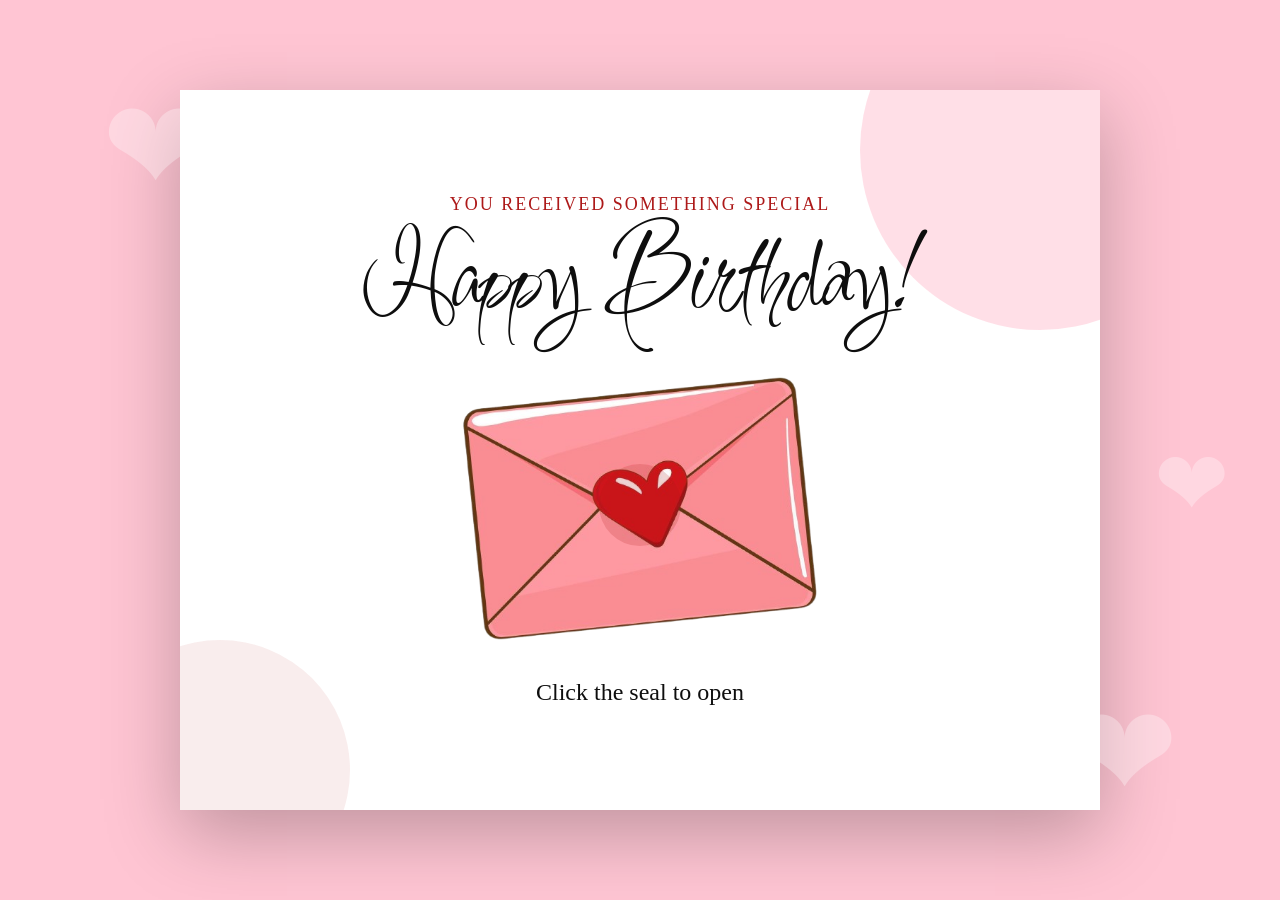
<file: index.html>
<!DOCTYPE html>
<html lang="en">
<head>
  <meta charset="UTF-8" />
  <meta name="viewport" content="width=device-width, initial-scale=1.0" />
  <title>Happy Birthday Ashley ♡</title>
  <link rel="stylesheet" href="../css/index.css" />
  <link rel="stylesheet" href="../css/global.css" />
  <link rel="icon" type="image/png" href="./Assets/Icons/favicon.png" />

  <meta name="title" content="Happy Birthday Ashley ♡">
  <meta name="description" content="A cute little surprise made with love ♡">
  <meta name="keywords" content="cute video, love, surprise, birthday, ashley">
  <meta name="author" content="James Bernard Tangaran">

  <meta name="theme-color" content="#ff80ad">

  <meta property="og:type" content="website">
  <meta property="og:title" content="Happy Birthday Ashley ♡">
  <meta property="og:description" content="A cute little surprise made with love ♡">
  <meta property="og:image" content="https://happybirthdaykyle.netlify.app/Assets/img/meta-img.png">
  <meta property="og:image:secure_url" content="https://happybirthdaykyle.netlify.app/Assets/img/meta-img.png">
  <meta property="og:image:type" content="image/png">
  <meta property="og:image:width" content="1200">
  <meta property="og:image:height" content="630">
  <meta property="og:url" content="https://happybirthdaykyle.netlify.app/">
  <meta property="og:site_name" content="Happy Birthday Ashley ♡">


  <!-- TWITTER / GOOGLE CHAT PREVIEW -->
  <meta name="twitter:card" content="summary_large_image">
  <meta name="twitter:title" content="Happy Birthday Ashley ♡">
  <meta name="twitter:description" content="A cute little surprise made with love ♡">
  <meta name="twitter:image" content="https://happybirthdaykyle.netlify.app/Assets/img/meta-img.png">

  <meta name="apple-mobile-web-app-capable" content="yes">
  <meta name="apple-mobile-web-app-status-bar-style" content="black-translucent">

  <meta name="mobile-web-app-capable" content="yes">
</head>

<body>
  <section class="greeting-landing">
    <div class="floating-heart heart-one">❤</div>
    <div class="floating-heart heart-two">❤</div>
    <div class="floating-heart heart-three">❤</div>

    <div class="greeting-container">
      <div class="letter-content">
        <p class="small-text">You received something special</p>

        <h1 class="greeting-title inspiration-regular">
          Happy Birthday!
        </h1>

        <div class="envelope-wrap">
          <img
            src="../Assets/img/Global/pink-envelope.png"
            alt="Invitation Image"
            class="invitation-mail"
          />

          <button
            class="link-button"
            onclick="window.location.href='./pages/happy-birthday.html'"
            aria-label="Open birthday letter"
          >
            <span></span>
          </button>
        </div>

        <p class="invitation-label">Click the seal to open</p>
      </div>
    </div>
  </section>
</body>
</html>
</file>
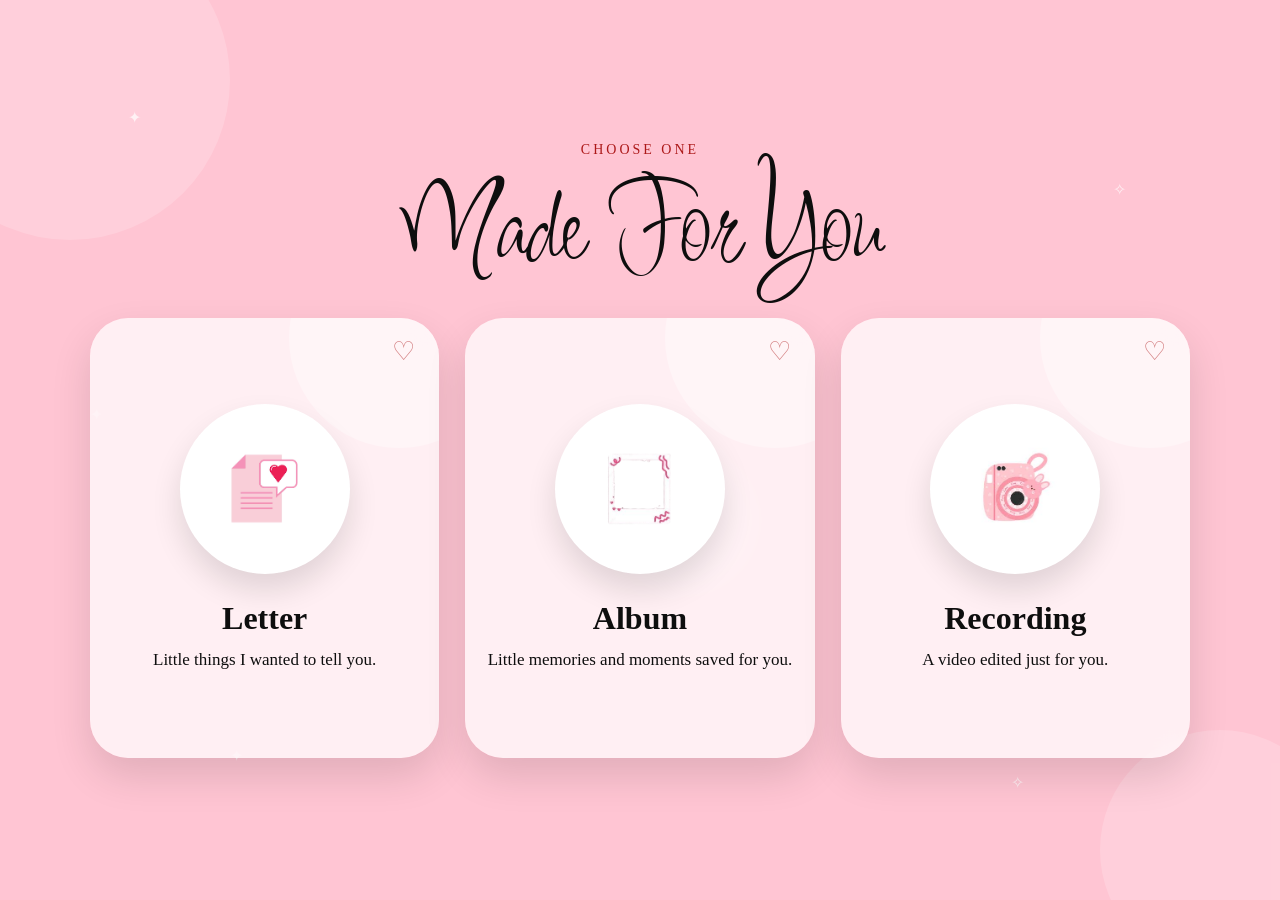
<file: pages/gift-page.html>
<!DOCTYPE html>
<html lang="en">
<head>
  <meta charset="UTF-8">
  <meta name="viewport" content="width=device-width, initial-scale=1.0">
  <title>Happy Birthday Ashley!</title>

  <link rel="icon" type="image/png" href="./Assets/Icons/favicon.png" />
  <link rel="stylesheet" href="../css/gift-page.css">
  <link rel="stylesheet" href="../css/global.css">
  <meta name="title" content="Happy Birthday Ashley ♡">
  <meta name="description" content="A cute little surprise made with love ♡">
  <meta name="keywords" content="cute video, love, surprise, birthday, ashley">
  <meta name="author" content="James Bernard Tangaran">

  <meta name="theme-color" content="#ff80ad">

  <meta property="og:type" content="website">
  <meta property="og:title" content="Happy Birthday Ashley ♡">
  <meta property="og:description" content="A cute little surprise made with love ♡">
  <meta property="og:image" content="../assets/img/meta-img.png">
  <meta property="og:url" content="https://happybirthdaykyle.netlify.app">
  <meta property="og:site_name" content="Happy Birthday Ashley ♡">

  <meta name="twitter:card" content="summary_large_image">
  <meta name="twitter:title" content="Happy Birthday Ashley ♡">
  <meta name="twitter:description" content="A cute little surprise made with love ♡">
  <meta name="twitter:image" content="../assets/img/meta-img.png">

  <meta name="apple-mobile-web-app-capable" content="yes">
  <meta name="apple-mobile-web-app-status-bar-style" content="black-translucent">

  <meta name="mobile-web-app-capable" content="yes">
</head>

<body>

<div class="floating-blobs">
  <span></span>
  <span></span>
  <span></span>
</div>

<div class="sparkles">
  <span class="sparkle">✦</span>
  <span class="sparkle">✧</span>
  <span class="sparkle">✦</span>
  <span class="sparkle">✧</span>
  <span class="sparkle">✦</span>
  <span class="sparkle">✧</span>
</div>

<section class="gift-page">
  <div class="gift-page__content">

    <p class="mini-title">Choose one</p>

    <h1 class="gift-page__title inspiration-regular">
      Made For You
    </h1>

    <div class="gift-container">

      <a href="./letter-page.html" class="gift-card">
        <div class="gift-card__circle">
          <img src="../Assets/img/Global/letter.png" alt="Letter">
        </div>

        <div class="gift-card__content">
          <h2>Letter</h2>
          <p>Little things I wanted to tell you.</p>
        </div>
      </a>

      <a href="./flower-page.html" class="gift-card">
        <div class="gift-card__circle">
          <img src="../Assets/img/Global/photocard.png" alt="Album">
        </div>

        <div class="gift-card__content">
          <h2>Album</h2>
          <p>Little memories and moments saved for you.</p>
        </div>
      </a>

      <a href="./recording.html" class="gift-card">
        <div class="gift-card__circle">
          <img src="../Assets/img/Global/camera.jpg" alt="Recording">
        </div>

        <div class="gift-card__content">
          <h2>Recording</h2>
          <p>A video edited just for you.</p>
        </div>
      </a>

    </div>

  </div>
</section>

</body>
</html>
</file>
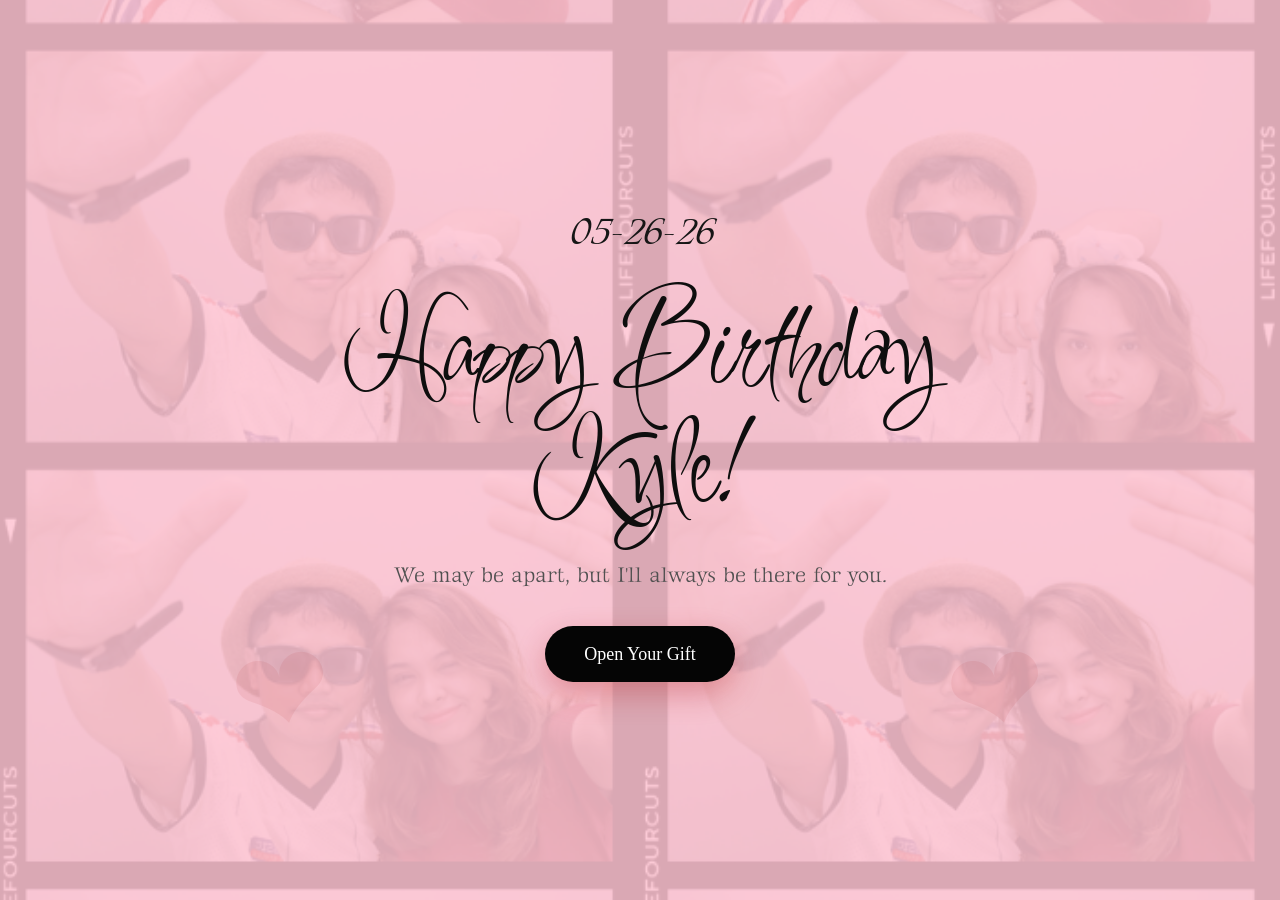
<file: pages/happy-birthday.html>
<!DOCTYPE html>
<html lang="en">
<head>
  <meta charset="UTF-8" />
  <meta name="viewport" content="width=device-width, initial-scale=1.0" />
  <title>Happy Birthday Ashley!</title>
  <link rel="icon" type="image/png" href="./Assets/Icons/favicon.png" />
  <link rel="stylesheet" href="../css/happy-birthday.css" />
  <link rel="stylesheet" href="../css/global.css" />

  <meta name="title" content="Happy Birthday Ashley ♡">
  <meta name="description" content="A cute little surprise made with love ♡">
  <meta name="keywords" content="cute video, love, surprise, birthday, ashley">
  <meta name="author" content="James Bernard Tangaran">

  <meta name="theme-color" content="#ff80ad">

  <meta property="og:type" content="website">
  <meta property="og:title" content="Happy Birthday Ashley ♡">
  <meta property="og:description" content="A cute little surprise made with love ♡">
  <meta property="og:image" content="../assets/img/meta-img.png">
  <meta property="og:url" content="https://happybirthdaykyle.netlify.app">
  <meta property="og:site_name" content="Happy Birthday Ashley ♡">

  <meta name="twitter:card" content="summary_large_image">
  <meta name="twitter:title" content="Happy Birthday Ashley ♡">
  <meta name="twitter:description" content="A cute little surprise made with love ♡">
  <meta name="twitter:image" content="../assets/img/meta-img.png">

  <meta name="apple-mobile-web-app-capable" content="yes">
  <meta name="apple-mobile-web-app-status-bar-style" content="black-translucent">

  <meta name="mobile-web-app-capable" content="yes">
</head>

<body>
  <div class="background-image">
    <img src="../Assets/img/Global/background.png" alt="" />
  </div>

  <div class="hearts">
    <span>♡</span><span>❤</span><span>♡</span><span>❤</span><span>♡</span>
    <span>❤</span><span>♡</span><span>❤</span><span>♡</span><span>❤</span>
  </div>

  <main class="greeting-page">
    <section class="greeting-container">
      <div class="date italianno-regular">
        <p>05-26-26</p>
      </div>

      <div class="message-card">

        <h1 class="happy-birthday-text inspiration-regular">
          Happy Birthday Kyle!
        </h1>

        <p class="small-message gideon-roman-regular">
          We may be apart, but I'll always be there for you.
        </p>

        <a href="./gift-page.html" class="link-page">
          Open Your Gift
        </a>
      </div>
    </section>
  </main>
</body>
</html>
</file>
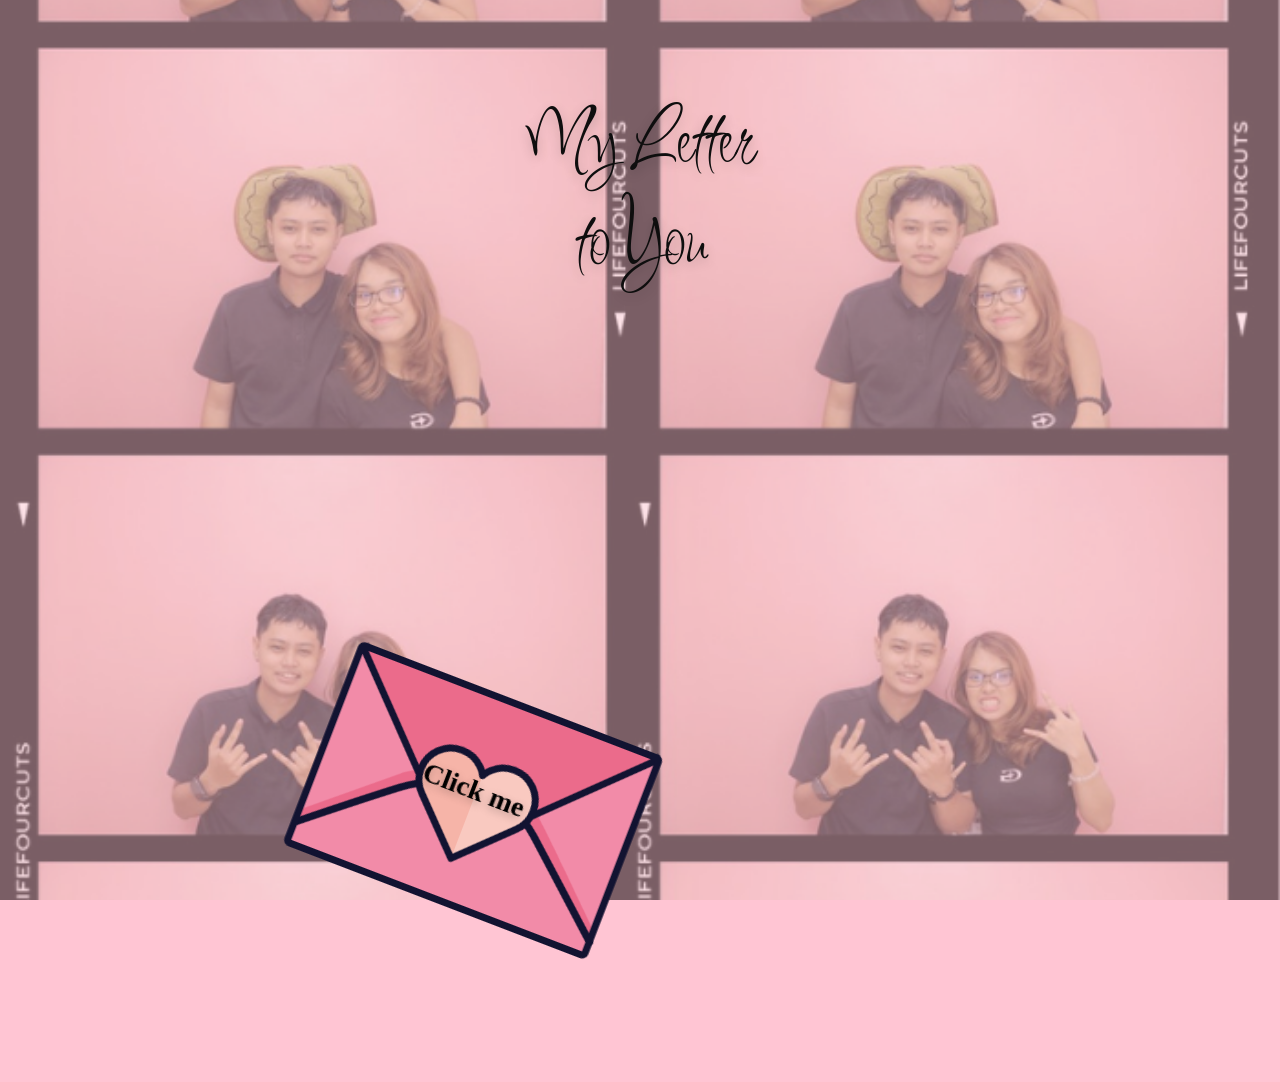
<file: pages/letter-page.html>
<!DOCTYPE html>
<html lang="en">
<head>
  <meta charset="UTF-8">
  <meta name="viewport" content="width=device-width, initial-scale=1.0">
  <title>Happy Birthday Ashley!</title>
  <link rel="stylesheet" href="../css/letter-page.css">
  <link rel="stylesheet" href="../css/global.css">
  <link rel="icon" type="image/png" href="./Assets/Icons/favicon.png" />

  <meta name="title" content="Happy Birthday Ashley ♡">
  <meta name="description" content="A cute little surprise made with love ♡">
  <meta name="keywords" content="cute video, love, surprise, birthday, ashley">
  <meta name="author" content="James Bernard Tangaran">

  <meta name="theme-color" content="#ff80ad">

  <meta property="og:type" content="website">
  <meta property="og:title" content="Happy Birthday Ashley ♡">
  <meta property="og:description" content="A cute little surprise made with love ♡">
  <meta property="og:image" content="../assets/img/meta-img.png">
  <meta property="og:url" content="https://happybirthdaykyle.netlify.app">
  <meta property="og:site_name" content="Happy Birthday Ashley ♡">

  <meta name="twitter:card" content="summary_large_image">
  <meta name="twitter:title" content="Happy Birthday Ashley ♡">
  <meta name="twitter:description" content="A cute little surprise made with love ♡">
  <meta name="twitter:image" content="../assets/img/meta-img.png">

  <meta name="apple-mobile-web-app-capable" content="yes">
  <meta name="apple-mobile-web-app-status-bar-style" content="black-translucent">

  <meta name="mobile-web-app-capable" content="yes">
</head>

<body>

  <div class="background-image">
    <img src="../Assets/img/Global/background-2.png" alt="">
  </div>

  <div class="letter-label">
    <h1 class="inspiration-regular">My Letter <br>to You</h1>
  </div>

  <a href="/pages/letter.html" class="letter-link" aria-label="Open letter">
    
    <div class="letter">
      <img src="../Assets/Icons/letter.svg"></img>
      <div class="click-text">Click me</div>
    </div>
  </a>


</body>
</html>
</file>
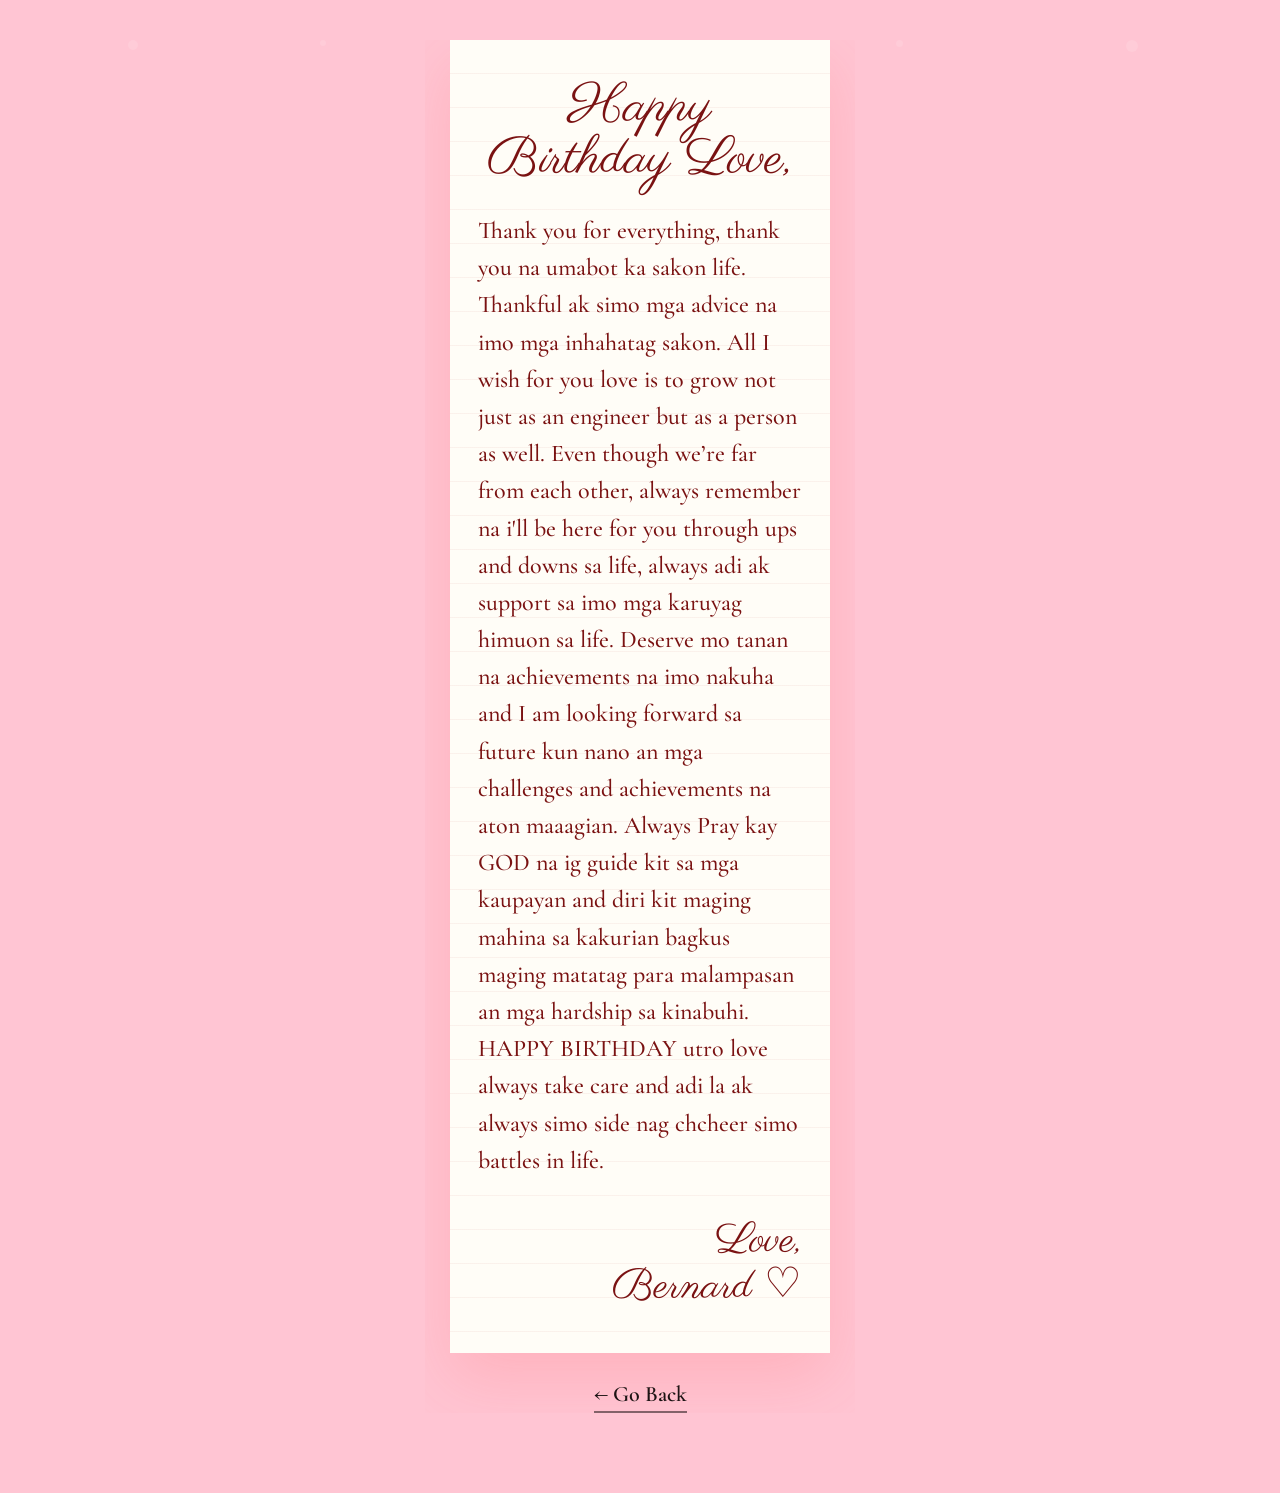
<file: pages/letter.html>
<!DOCTYPE html>
<html lang="en">
<head>
  <meta charset="UTF-8" />
  <meta name="viewport" content="width=device-width, initial-scale=1.0"/>
  <title>Happy Birthday Ashley!</title>
  <link rel="icon" type="image/png" href="./Assets/Icons/favicon.png" />

  <!-- Fonts -->
  <link rel="preconnect" href="https://fonts.googleapis.com">
  <link rel="preconnect" href="https://fonts.gstatic.com" crossorigin>
  <link rel="stylesheet" href="../css/letter.css">

  <link href="https://fonts.googleapis.com/css2?family=Cormorant+Garamond:wght@400;500;600&family=Parisienne&display=swap" rel="stylesheet">

  <meta name="title" content="Happy Birthday Ashley ♡">
  <meta name="description" content="A cute little surprise made with love ♡">
  <meta name="keywords" content="cute video, love, surprise, birthday, ashley">
  <meta name="author" content="James Bernard Tangaran">

  <meta name="theme-color" content="#ff80ad">

  <meta property="og:type" content="website">
  <meta property="og:title" content="Happy Birthday Ashley ♡">
  <meta property="og:description" content="A cute little surprise made with love ♡">
  <meta property="og:image" content="../assets/img/meta-img.png">
  <meta property="og:url" content="https://happybirthdaykyle.netlify.app">
  <meta property="og:site_name" content="Happy Birthday Ashley ♡">

  <meta name="twitter:card" content="summary_large_image">
  <meta name="twitter:title" content="Happy Birthday Ashley ♡">
  <meta name="twitter:description" content="A cute little surprise made with love ♡">
  <meta name="twitter:image" content="../assets/img/meta-img.png">

  <meta name="apple-mobile-web-app-capable" content="yes">
  <meta name="apple-mobile-web-app-status-bar-style" content="black-translucent">

  <meta name="mobile-web-app-capable" content="yes">


</head>

<body>
  <!-- particles -->

  <div class="particle"></div>
  <div class="particle"></div>
  <div class="particle"></div>
  <div class="particle"></div>
  <div class="particle"></div>

  <main class="scene">

    <!-- crumpled paper -->

    <div class="crumpled-paper"></div>

    <!-- letter -->

    <section class="letter">

      <div class="letter-content">

        <h1>Happy Birthday Love,</h1>

        <p>
          Thank you for everything, thank you na umabot ka sakon life. Thankful ak simo mga advice na imo mga inhahatag sakon. All I wish for you love is to grow not just as an engineer but as a person as well. Even though we’re far from each other, always remember na i'll be here for you through ups and downs sa life, always adi ak support sa imo mga karuyag himuon sa life. Deserve mo tanan na achievements na imo nakuha and I am looking forward sa future kun nano an mga challenges and achievements na aton maaagian. Always Pray kay GOD na ig guide kit sa mga kaupayan and diri kit maging mahina sa kakurian bagkus maging matatag para malampasan an mga hardship sa kinabuhi. HAPPY BIRTHDAY utro love always take care and adi la ak always simo side nag chcheer simo battles in life.
        </p>

        

        <div class="signature">
          Love,
          <br>
          Bernard ♡
        </div>

      </div>

    </section>

    <a href="./gift-page.html" class="back-link">
      ← Go Back
    </a>

  </main>

</body>
</html>
</file>
<file: css/index.css>
.greeting-landing {
  background: #FFC5D3;
  min-height: 100dvh;
  display: flex;
  justify-content: center;
  align-items: center;
  padding: 24px;
  position: relative;
  overflow: hidden;
}

.greeting-container {
  width: min(920px, 94vw);
  min-height: min(720px, 90dvh);
  background: #ffffff;
  display: grid;
  place-items: center;
  position: relative;
  overflow: hidden;
  box-shadow: 0 24px 70px rgba(0, 0, 0, 0.25);
  animation: containerEntrance 900ms ease forwards;
}

.greeting-container::before {
  content: "";
  position: absolute;
  width: 360px;
  height: 360px;
  background: rgba(255, 197, 211, 0.55);
  border-radius: 50%;
  top: -120px;
  right: -120px;
}

.greeting-container::after {
  content: "";
  position: absolute;
  width: 260px;
  height: 260px;
  background: rgba(173, 25, 25, 0.08);
  border-radius: 50%;
  bottom: -90px;
  left: -90px;
}

.letter-content {
  position: relative;
  z-index: 2;
  width: 100%;
  max-width: 620px;
  padding: 40px 24px;
  text-align: center;
}

.small-text {
  color: #AD1919;
  font-size: clamp(14px, 3vw, 18px);
  letter-spacing: 2px;
  text-transform: uppercase;
  margin-bottom: 10px;
  opacity: 0;
  animation: fadeDown 800ms ease forwards;
  animation-delay: 200ms;
}

.greeting-title {
  font-size: clamp(58px, 11vw, 118px);
  line-height: 0.9;
  color: #0e0e0e;
  margin: 0 0 28px;
  opacity: 0;
  animation: fadeDown 900ms ease forwards;
  animation-delay: 350ms;
}

.envelope-wrap {
  position: relative;
  width: min(420px, 78vw);
  margin: 0 auto 22px;
  opacity: 0;
  animation: envelopeEntrance 900ms ease forwards, envelopeFloat 3.2s ease-in-out infinite;
  animation-delay: 650ms, 1.7s;
}

.invitation-mail {
  width: 100%;
  height: auto;
  display: block;
  pointer-events: none;
}

.link-button {
  position: absolute;
  width: 82px;
  height: 82px;
  top: 49%;
  left: 50%;
  transform: translate(-50%, -50%);
  border: 0;
  border-radius: 50%;
  background: transparent;
  cursor: pointer;
  z-index: 5;
}

.link-button span {
  position: absolute;
  inset: 0;
  border-radius: 50%;
  background: rgba(173, 25, 25, 0.18);
  animation: sealPulse 1.6s ease-in-out infinite;
}

.link-button:hover span {
  background: rgba(173, 25, 25, 0.3);
}

.link-button:active {
  transform: translate(-50%, -50%) scale(0.94);
}

.invitation-label {
  font-size: clamp(18px, 4vw, 24px);
  color: #0e0e0e;
  margin: 0;
  opacity: 0;
  animation: fadeUp 800ms ease forwards, labelPulse 1.9s ease-in-out infinite;
  animation-delay: 1s, 1.9s;
}

.floating-heart {
  position: absolute;
  color: rgba(255, 255, 255, 0.32);
  font-size: clamp(60px, 10vw, 130px);
  z-index: 1;
  animation: floatHeart 6s ease-in-out infinite;
}

.heart-one {
  top: 8%;
  left: 8%;
}

.heart-two {
  bottom: 8%;
  right: 8%;
  animation-delay: 1.4s;
}

.heart-three {
  top: 48%;
  right: 4%;
  font-size: clamp(44px, 7vw, 90px);
  animation-delay: 2.2s;
}

@keyframes containerEntrance {
  from {
    opacity: 0;
    transform: scale(0.94);
  }
  to {
    opacity: 1;
    transform: scale(1);
  }
}

@keyframes fadeDown {
  from {
    opacity: 0;
    transform: translateY(-24px);
  }
  to {
    opacity: 1;
    transform: translateY(0);
  }
}

@keyframes fadeUp {
  from {
    opacity: 0;
    transform: translateY(22px);
  }
  to {
    opacity: 1;
    transform: translateY(0);
  }
}

@keyframes envelopeEntrance {
  from {
    opacity: 0;
    transform: translateY(35px) scale(0.9) rotate(-2deg);
  }
  to {
    opacity: 1;
    transform: translateY(0) scale(1) rotate(0);
  }
}

@keyframes envelopeFloat {
  0%, 100% {
    transform: translateY(0) rotate(0);
  }
  50% {
    transform: translateY(-12px) rotate(-1deg);
  }
}

@keyframes labelPulse {
  0%, 100% {
    transform: scale(1);
  }
  50% {
    transform: scale(1.04);
  }
}

@keyframes sealPulse {
  0% {
    transform: scale(0.82);
    opacity: 0.75;
  }
  70% {
    transform: scale(1.45);
    opacity: 0;
  }
  100% {
    opacity: 0;
  }
}

@keyframes floatHeart {
  0%, 100% {
    transform: translateY(0) rotate(-8deg);
  }
  50% {
    transform: translateY(-28px) rotate(8deg);
  }
}

@media (max-width: 480px) {
  .greeting-landing {
    padding: 14px;
  }

  .greeting-container {
    min-height: 90dvh;
  }

  .letter-content {
    padding: 32px 16px;
  }

  .envelope-wrap {
    width: 82vw;
  }

  .link-button {
    width: 62px;
    height: 62px;
  }

  .heart-three {
    display: none;
  }
}
</file>
<file: css/global.css>
@import url('https://fonts.googleapis.com/css2?family=Gideon+Roman&family=Inspiration&family=Italianno&display=swap');

* {
  padding: 0;
  margin: 0;
  box-sizing: border-box;
}

body {
  background: #FFC5D3;
  margin: 0px;
  height: 0px;
}

.inspiration-regular {
  font-family: "Inspiration", cursive;
  font-weight: 400;
  font-style: normal;
}

.italianno-regular {
  font-family: "Italianno", cursive;
  font-weight: 400;
  font-style: normal;
}

.gideon-roman-regular {
  font-family: "Gideon Roman", serif;
  font-weight: 400;
  font-style: normal;
}
</file>
<file: css/gift-page.css>
body {
  margin: 0;
  background: #FFC5D3;
  min-height: 100dvh;
  position: relative;
}

.gift-page {
  width: 100%;
  min-height: 100dvh;
  display: flex;
  justify-content: center;
  align-items: center;
  padding: 30px;
  position: relative;
  z-index: 2;
}

.gift-page__content {
  width: min(1100px, 100%);
  display: flex;
  flex-direction: column;
  align-items: center;
  gap: 18px;
}

.mini-title {
  margin: 0;
  color: #AD1919;
  letter-spacing: 3px;
  text-transform: uppercase;
  font-size: 14px;
  animation: fadeUp .8s ease both;
}

.gift-page__title {
  margin: 0;
  font-size: clamp(58px, 11vw, 118px);
  line-height: .9;
  color: #0e0e0e;
  text-align: center;
  animation: titlePop 1s ease both;
}

.gift-container {
  width: 100%;
  display: flex;
  justify-content: center;
  align-items: stretch;
  gap: 26px;
  margin-top: 18px;
}

.gift-card {
  flex: 1;
  min-height: 440px;
  background: rgba(255, 255, 255, .72);
  backdrop-filter: blur(12px);
  border-radius: 38px;
  text-decoration: none;
  padding: 28px 22px;
  display: flex;
  flex-direction: column;
  align-items: center;
  justify-content: center;
  text-align: center;
  gap: 26px;
  position: relative;
  overflow: hidden;
  transition: .35s ease;
  box-shadow: 0 18px 40px rgba(0, 0, 0, .12);
  animation: cardEntrance .9s ease both;
}

.gift-card:nth-child(1) {
  animation-delay: .1s;
}

.gift-card:nth-child(2) {
  animation-delay: .25s;
}

.gift-card:nth-child(3) {
  animation-delay: .4s;
}

.gift-card::before {
  content: "";
  position: absolute;
  width: 220px;
  height: 220px;
  background: rgba(255, 255, 255, .35);
  border-radius: 50%;
  top: -90px;
  right: -70px;
}

.gift-card::after {
  content: "♡";
  position: absolute;
  top: 18px;
  right: 24px;
  color: #AD1919;
  font-size: 26px;
  opacity: .55;
  animation: miniHeart 1.8s ease-in-out infinite;
}

.gift-card:hover {
  transform: translateY(-10px) scale(1.03);
}

.gift-card__circle {
  width: 170px;
  height: 170px;
  border-radius: 50%;
  background: #ffffff;
  display: flex;
  justify-content: center;
  align-items: center;
  box-shadow: 0 16px 30px rgba(0, 0, 0, .12);
  animation: floatIcon 3s ease-in-out infinite;
  position: relative;
  z-index: 2;
}

.gift-card__circle img {
  width: 95px;
  height: 95px;
  object-fit: contain;
}

.gift-card__content {
  position: relative;
  z-index: 2;
}

.gift-card__content h2 {
  margin: 0 0 10px;
  color: #0e0e0e;
  font-size: 32px;
}

.gift-card__content p {
  margin: 0;
  color: #0e0e0e;
  font-size: 17px;
  line-height: 1.5;
}

.sparkles {
  position: fixed;
  inset: 0;
  pointer-events: none;
  z-index: 1;
}

.sparkle {
  position: absolute;
  color: #ffffff;
  opacity: .7;
  animation: twinkle 2.5s ease-in-out infinite;
}

.sparkle:nth-child(1) { top: 12%; left: 10%; }
.sparkle:nth-child(2) { top: 20%; right: 12%; }
.sparkle:nth-child(3) { top: 45%; left: 7%; }
.sparkle:nth-child(4) { top: 58%; right: 10%; }
.sparkle:nth-child(5) { bottom: 15%; left: 18%; }
.sparkle:nth-child(6) { bottom: 12%; right: 20%; }

.floating-blobs {
  position: fixed;
  inset: 0;
  z-index: 0;
  overflow: hidden;
}

.floating-blobs span {
  position: absolute;
  border-radius: 50%;
  background: rgba(255, 255, 255, .18);
  animation: blobMove 10s ease-in-out infinite;
}

.floating-blobs span:nth-child(1) {
  width: 320px;
  height: 320px;
  top: -80px;
  left: -90px;
}

.floating-blobs span:nth-child(2) {
  width: 240px;
  height: 240px;
  bottom: -70px;
  right: -60px;
  animation-delay: 2s;
}

.floating-blobs span:nth-child(3) {
  width: 140px;
  height: 140px;
  top: 50%;
  left: 48%;
  animation-delay: 4s;
}

@keyframes titlePop {
  from {
    opacity: 0;
    transform: scale(.8) translateY(20px);
  }
  to {
    opacity: 1;
    transform: scale(1) translateY(0);
  }
}

@keyframes fadeUp {
  from {
    opacity: 0;
    transform: translateY(20px);
  }
  to {
    opacity: 1;
    transform: translateY(0);
  }
}

@keyframes cardEntrance {
  from {
    opacity: 0;
    transform: translateY(40px) scale(.85);
  }
  to {
    opacity: 1;
    transform: translateY(0) scale(1);
  }
}

@keyframes floatIcon {
  0%, 100% {
    transform: translateY(0);
  }
  50% {
    transform: translateY(-10px);
  }
}

@keyframes twinkle {
  0%, 100% {
    transform: scale(.5) rotate(0);
    opacity: .2;
  }
  50% {
    transform: scale(1.3) rotate(12deg);
    opacity: 1;
  }
}

@keyframes blobMove {
  0%, 100% {
    transform: translateY(0);
  }
  50% {
    transform: translateY(-30px);
  }
}

@keyframes miniHeart {
  0%, 100% {
    transform: scale(1);
  }
  50% {
    transform: scale(1.35);
  }
}

@media (max-width: 900px) {
  body {
    overflow: auto;
  }

  .gift-page {
    padding: 30px 16px;
  }

  .gift-container {
    flex-direction: column;
    gap: 18px;
  }

  .gift-card {
    min-height: unset;
    padding: 28px 20px;
    flex-direction: row;
    text-align: left;
    justify-content: flex-start;
    gap: 20px;
    border-radius: 28px;
  }

  .gift-card__circle {
    width: 100px;
    height: 100px;
    flex-shrink: 0;
  }

  .gift-card__circle img {
    width: 58px;
    height: 58px;
  }

  .gift-card__content h2 {
    font-size: 24px;
  }

  .gift-card__content p {
    font-size: 15px;
  }
}

@media (max-width: 480px) {
  .gift-page__title {
    font-size: 64px;
  }

  .gift-card {
    padding: 22px 16px;
    gap: 16px;
  }

  .gift-card__circle {
    width: 82px;
    height: 82px;
  }

  .gift-card__circle img {
    width: 46px;
    height: 46px;
  }
}
</file>
<file: css/happy-birthday.css>
* {
  box-sizing: border-box;
}

body {
  margin: 0;
  min-height: 100dvh;
}

.background-image {
  position: fixed;
  inset: 0;
  z-index: -2;
}

.background-image img {
  width: 100%;
  height: 100%;
  object-fit: cover;
}

.background-image::after {
  content: "";
  position: absolute;
  inset: 0;
  background: rgba(255, 197, 211, 0.55);
  z-index: 1;
}

.greeting-page {
  min-height: 100dvh;
  display: flex;
  align-items: center;
  justify-content: center;
  padding: 24px;
  position: relative;
  z-index: 2;
}

.greeting-container {
  width: min(900px, 94vw);
  min-height: min(680px, 88dvh);
  display: flex;
  flex-direction: column;
  align-items: center;
  justify-content: center;
  padding: clamp(28px, 5vw, 54px);
  position: relative;
  overflow: hidden;
  animation: pageEnter 900ms ease forwards;
  border-radius: 80px;
}

.greeting-container::before {
 content: "❤";
  position: absolute;
  left: 42px;
  bottom: 28px;
  font-size: 120px;
  color: rgba(173, 25, 25, 0.08);
  transform: rotate(-12deg);
}

.greeting-container::after {
  content: "❤";
  position: absolute;
  right: 42px;
  bottom: 28px;
  font-size: 120px;
  color: rgba(173, 25, 25, 0.08);
  transform: rotate(-12deg);
}

.date {
  position: relative;
  z-index: 2;
  color: #161616;
  font-size: clamp(34px, 6vw, 58px);
  animation: fadeDown 900ms ease forwards;
}

.date p {
  margin: 0;
}

.message-card {
  position: relative;
  z-index: 2;
  width: 100%;
  max-width: 680px;
  text-align: center;
  padding: 20px;
}

.pre-title {
  margin: 0 0 42px;
  color: #505050;
  font-size: clamp(13px, 3vw, 17px);
  letter-spacing: 2px;
  text-transform: uppercase;
  animation: fadeUp 900ms ease forwards;
  animation-delay: 200ms;
  opacity: 0;
}

.happy-birthday-text {
  margin: 0;
  color: #0e0e0e;
  font-size: clamp(64px, 13vw, 132px);
  line-height: 0.9;
  animation: titlePop 900ms ease forwards;
  animation-delay: 350ms;
  opacity: 0;
}

.small-message {
  max-width: 520px;
  margin: 32px auto 34px;
  color: #505050;
  font-size: clamp(16px, 3.5vw, 22px);
  font-style: italic;
  line-height: 1.5;
  animation: fadeUp 900ms ease forwards;
  animation-delay: 550ms;
  opacity: 0;
}

.link-page {
  display: inline-flex;
  align-items: center;
  justify-content: center;
  min-width: 190px;
  min-height: 56px;
  padding: 15px 32px;
  background: #050505;
  color: #ffffff;
  text-decoration: none;
  font-size: 18px;
  border-radius: 999px;
  box-shadow: 0 12px 30px rgba(173, 25, 25, 0.32);
  transition: 0.3s ease;
  animation: fadeUp 900ms ease forwards, buttonPulse 2s ease-in-out infinite;
  animation-delay: 750ms, 1.8s;
  opacity: 0;
}

.link-page:hover {
  transform: translateY(-4px);
  box-shadow: 0 16px 38px rgba(173, 25, 25, 0.42);
}

.hearts {
  position: fixed;
  inset: 0;
  pointer-events: none;
  z-index: 1;
  overflow: hidden;
}

.hearts span {
  position: absolute;
  bottom: -60px;
  color: rgba(255, 255, 255, 0.7);
  font-size: 34px;
  animation: floatHeart 8s linear infinite;
}

.hearts span:nth-child(1) { left: 8%; animation-delay: 0s; }
.hearts span:nth-child(2) { left: 18%; animation-delay: 1s; font-size: 24px; }
.hearts span:nth-child(3) { left: 28%; animation-delay: 2.4s; }
.hearts span:nth-child(4) { left: 39%; animation-delay: 1.8s; font-size: 28px; }
.hearts span:nth-child(5) { left: 50%; animation-delay: 3.2s; }
.hearts span:nth-child(6) { left: 61%; animation-delay: 0.7s; font-size: 22px; }
.hearts span:nth-child(7) { left: 72%; animation-delay: 2.8s; }
.hearts span:nth-child(8) { left: 82%; animation-delay: 1.4s; font-size: 30px; }
.hearts span:nth-child(9) { left: 90%; animation-delay: 3.6s; }
.hearts span:nth-child(10) { left: 96%; animation-delay: 2s; font-size: 24px; }

@keyframes pageEnter {
  from {
    opacity: 0;
    transform: scale(0.94);
  }
  to {
    opacity: 1;
    transform: scale(1);
  }
}

@keyframes fadeDown {
  from {
    opacity: 0;
    transform: translateY(-24px);
  }
  to {
    opacity: 1;
    transform: translateY(0);
  }
}

@keyframes fadeUp {
  from {
    opacity: 0;
    transform: translateY(24px);
  }
  to {
    opacity: 1;
    transform: translateY(0);
  }
}

@keyframes titlePop {
  from {
    opacity: 0;
    transform: scale(0.88) rotate(-2deg);
  }
  to {
    opacity: 1;
    transform: scale(1) rotate(0);
  }
}

@keyframes buttonPulse {
  0%, 100% {
    transform: scale(1);
  }
  50% {
    transform: scale(1.04);
  }
}

@keyframes floatHeart {
  0% {
    transform: translateY(0) rotate(0);
    opacity: 0;
  }
  15% {
    opacity: 1;
  }
  100% {
    transform: translateY(-110dvh) rotate(360deg);
    opacity: 0;
  }
}

@media (max-width: 480px) {
  .greeting-page {
    padding: 14px;
  }

  .greeting-container {
    min-height: 90dvh;
    padding: 28px 16px;
  }

  .date {
    align-self: center;
  }

  .message-card {
    padding: 10px;
  }

  .small-message {
    margin-bottom: 28px;
  }

  .link-page {
    width: 100%;
    max-width: 260px;
  }
}
</file>
<file: css/letter-page.css>
* {
    box-sizing: border-box;
}

body {
    margin: 0;
    min-height: 100dvh;
    position: relative;
}

.background-image {
    width: 100vw;
    height: 100dvh;
    position: fixed;
    inset: 0;
    z-index: -3;
    overflow: hidden;
}

.background-image img {
    width: 100%;
    height: 100%;
    object-fit: cover;
}

.letter-label {
    display: flex;
    justify-content: center;
    align-items: center;
    text-align: center;
    padding: 90px 20px 20px;
    animation: fadeDown 1.2s ease forwards;
}

.letter-label h1 {
    font-size: 80px;
    color: #0e0e0e;
    margin: 0;
    text-shadow: 0 4px 12px rgba(0,0,0,0.2);
}

.letter-link {
    text-decoration: none;
    color: inherit;
    display: block;
    width: 400px;
    position: absolute;
    left: 38%;
    bottom: 35px;
    transform: translateX(-50%);
    cursor: pointer;
}

.letter {
    position: relative;
    width: 400px;
    height: 280px;
    z-index: 1;
    transform: rotate(21deg);
    animation: letterEntrance 1.1s ease forwards, softFloat 3s ease-in-out 1.2s infinite;
    transition: transform 0.3s ease;
}

.letter-link:hover .letter {
    transform: rotate(21deg) scale(1.04);
}

.back-letter,
.top-letter,
.front-letter {
    position: absolute;
    top: 0;
    left: 0;
    width: 400px;
    pointer-events: none;
}

.back-letter {
    z-index: 1;
}

.top-letter {
    z-index: 2;
    animation: flapWiggle 2.5s ease-in-out infinite;
    transform-origin: top center;
}

.front-letter {
    z-index: 4;
}

.letter-card {
    width: 95%;
    height: 200px;
    background: #ffffff;
    margin: auto;
    z-index: 3;
    left: 2.5%;
    position: absolute;
    top: 260px;
    box-shadow: 0 8px 20px rgba(0,0,0,0.15);
    display: flex;
    justify-content: center;
    align-items: flex-start;
    text-align: center;
    padding: 35px 28px;
    animation: paperSlideUp 1.4s ease 0.5s forwards;
}

.letter-card p {
    margin: 0;
    color: #c7445e;
    font-size: 26px;
    line-height: 1.2;
    font-weight: bold;
}

.click-text {
    position: absolute;
    bottom: 59px;
    left: 53%;
    transform: translateX(-50%);
    z-index: 10;
    color: #000000;
    font-size: 28px;
    font-weight: bold;
    text-shadow: 0 3px 8px rgba(0, 0, 0, 0.25);
    animation: pulseClick 1.3s ease-in-out infinite;
    white-space: nowrap;
}

@keyframes paperSlideUp {
    from {
    top: 260px;
    opacity: 0;
    }
    to {
    top: 80px;
    opacity: 1;
    }
}

@keyframes letterEntrance {
    from {
    opacity: 0;
    transform: rotate(21deg) translateY(80px) scale(0.9);
    }
    to {
    opacity: 1;
    transform: rotate(21deg) translateY(0) scale(1);
    }
}

@keyframes softFloat {
    0%, 100% {
    translate: 0 0;
    }
    50% {
    translate: 0 -12px;
    }
}

@keyframes flapWiggle {
    0%, 100% {
    transform: rotateX(0deg);
    }
    50% {
    transform: rotateX(10deg);
    }
}

@keyframes pulseClick {
    0%, 100% {
    transform: translateX(-50%) scale(1);
    opacity: 1;
    }
    50% {
    transform: translateX(-50%) scale(1.12);
    opacity: 0.75;
    }
}

@keyframes fadeDown {
    from {
    opacity: 0;
    transform: translateY(-25px);
    }
    to {
    opacity: 1;
    transform: translateY(0);
    }
}

@media (max-width: 600px) {
    .letter-label {
    padding-top: 70px;
    }

    .letter-label h1 {
    font-size: 92;
    }

    .letter-link {
    width: 400px;
    bottom: 60px;
    }

    .letter {
    width: 400px;
    height: 220px;
    }

    .back-letter,
    .top-letter,
    .front-letter {
    width: 400px;
    }

    .letter-card {
    height: 205px;
    }

    .letter-card p {
    font-size: 40px;
    }

    .click-text {
    font-size: 21px;
    bottom: 66px;
    }
}
</file>
<file: css/letter.css>
*{
    margin:0;
    padding:0;
    box-sizing:border-box;
}

html{
    scroll-behavior:smooth;
}
html, body{
    width:100%;
    max-width:100%;
}

body{
    width:100%;
    min-height:100dvh;
    background:#FFC5D3;
    display:flex;
    justify-content:center;
    padding:40px 20px 80px;
    font-family:"Cormorant Garamond", serif;
    position:relative;
}

/* floating particles */

.particle{
    position:fixed;
    width:10px;
    height:10px;
    background:rgba(255,255,255,0.12);
    border-radius:50%;
    animation:floatParticle linear infinite;
    z-index:0;
}

.particle:nth-child(1){
    left:10%;
    animation-duration:8s;
}

.particle:nth-child(2){
    left:25%;
    width:6px;
    height:6px;
    animation-duration:11s;
    animation-delay:2s;
}

.particle:nth-child(3){
    left:50%;
    width:14px;
    height:14px;
    animation-duration:10s;
    animation-delay:1s;
}

.particle:nth-child(4){
    left:70%;
    width:7px;
    height:7px;
    animation-duration:9s;
    animation-delay:3s;
}

.particle:nth-child(5){
    left:88%;
    width:12px;
    height:12px;
    animation-duration:13s;
    animation-delay:0s;
}

@keyframes floatParticle{
    from{
    transform:translateY(110vh);
    opacity:0;
    }

    20%{
    opacity:1;
    }

    to{
    transform:translateY(-120px);
    opacity:0;
    }
}

.scene{
    width:100%;
    max-width:430px;
    display:flex;
    flex-direction:column;
    align-items:center;
    position:relative;
    z-index:2;
    overflow:hidden;
}

/* crumpled paper */

.crumpled-paper{
    position:absolute;
    top:120px;
    width:150px;
    height:150px;
    background:#fff;
    z-index:4;

    box-shadow:
    inset -18px -18px 20px rgba(0,0,0,0.12),
    inset 15px 15px 18px rgba(255,255,255,0.9),
    0 20px 45px rgba(0,0,0,0.25);

    transform:scale(1) rotate(-12deg);

    animation:crumpleMove 1.9s ease forwards;
}

.crumpled-paper::before,
.crumpled-paper::after{
    content:"";
    position:absolute;
    inset:18px;

    background:
    linear-gradient(
    45deg,
    transparent 30%,
    rgba(0,0,0,0.08) 31%,
    transparent 45%
    ),
    linear-gradient(
    -45deg,
    transparent 35%,
    rgba(0,0,0,0.06) 36%,
    transparent 52%
    );
}

.crumpled-paper::after{
    inset:32px;
    transform:rotate(60deg);
}

/* LETTER */

.letter{
    width:100%;
    max-width:380px;
    background:#fffdf7;
    position:relative;
    z-index:2;
    padding:42px 28px;
    opacity:0;
    transform:scale(0.3);
    box-shadow: 0 25px 60px rgb(255 109 109 / 22%);
    animation:
    letterReveal 1.4s ease 1s forwards;
}

/* paper lines */

.letter::before{
    content:"";
    position:absolute;
    inset:0;

    background:
    repeating-linear-gradient(
    to bottom,
    transparent 0px,
    transparent 33px,
    rgba(173,25,25,0.10) 34px
    );

    pointer-events:none;
}

.letter-content{
    position:relative;
    z-index:2;
    color:#7A1212;
}

.letter-content h1{
    font-family:"Parisienne", cursive;
    font-size:52px;
    line-height:1;
    margin-bottom:26px;
    text-align:center;
    font-weight:400;
}

.letter-content p{
    font-size:24px;
    line-height:1.55;
    margin-bottom:28px;
    font-weight:500;
}

.signature{
    margin-top:40px;
    text-align:right;
    font-family:"Parisienne", cursive;
    font-size:42px;
    line-height:1.1;
}

/* BACK BUTTON */

.back-link{
    margin-top:28px;
    text-decoration:none;
    color:#0e0e0e;
    font-size:22px;
    font-weight:600;
    border-bottom:2px solid rgba(0, 0, 0, 0.5);
    padding-bottom:4px;
    transition:0.3s ease;
}

.back-link:hover{
    opacity:0.7;
    transform:translateY(-2px);
}

/* ANIMATIONS */

@keyframes crumpleMove{

    0%{
    opacity:1;
    transform:
    scale(1)
    rotate(-12deg);
    }

    45%{
    opacity:1;
    transform:
    scale(1.5)
    rotate(12deg);
    }

    100%{
    opacity:0;
    transform:
    scale(4.5)
    rotate(0deg);
    }
}

@keyframes letterReveal{

    0%{
    opacity:0;
    transform:
    scale(0.3)
    rotate(10deg);
    filter:blur(5px);
    }

    60%{
    opacity:1;
    transform:
    scale(1.04)
    rotate(-2deg);
    filter:blur(0);
    }

    100%{
    opacity:1;
    transform:
    scale(1)
    rotate(0deg);
    }
}

/* MOBILE */

@media(max-width:480px){

    body{
    padding:30px 14px 70px;
    }

    .letter{
    width:100%;
    padding:36px 22px;
    }

    .letter-content h1{
    font-size:44px;
    }

    .letter-content p{
    font-size:21px;
    line-height:1.5;
    }

    .signature{
    font-size:38px;
    }

    .back-link{
    font-size:20px;
    }

    .crumpled-paper{
    width:130px;
    height:130px;
    }
}
</file>
